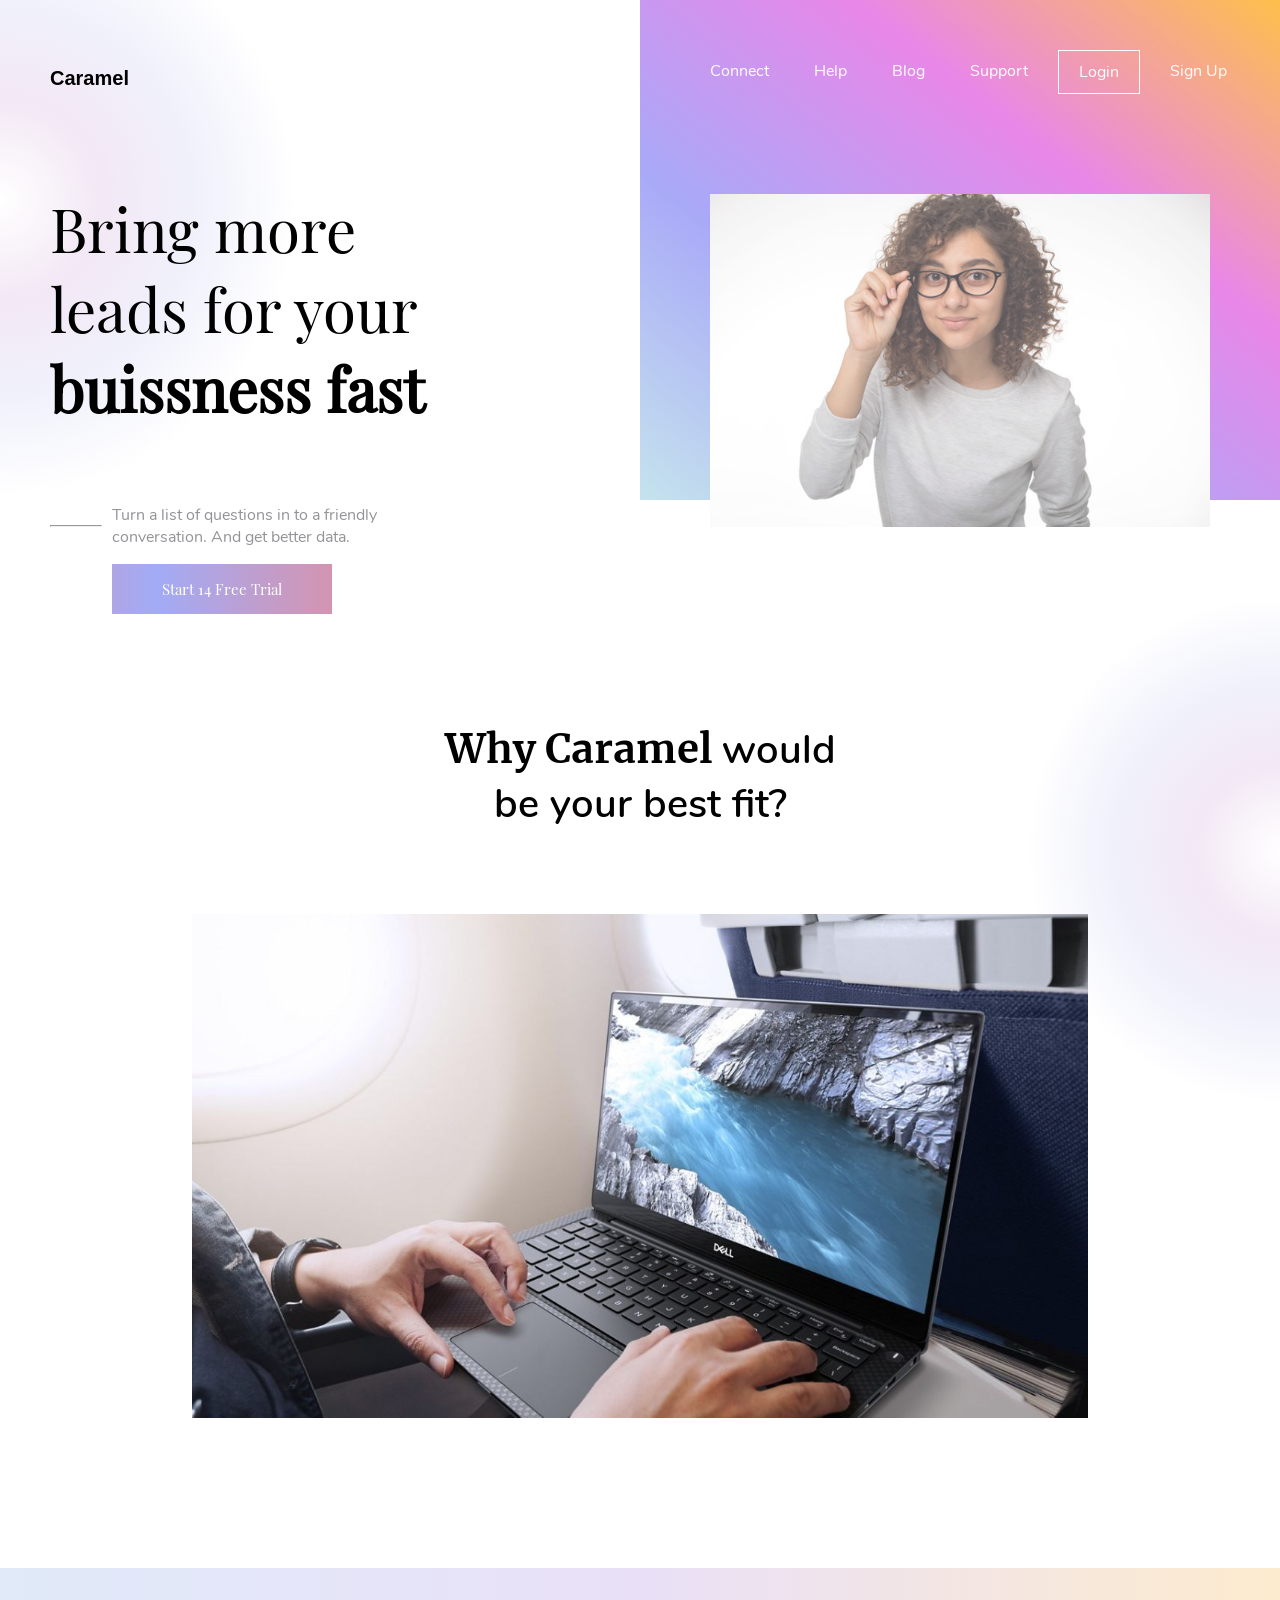
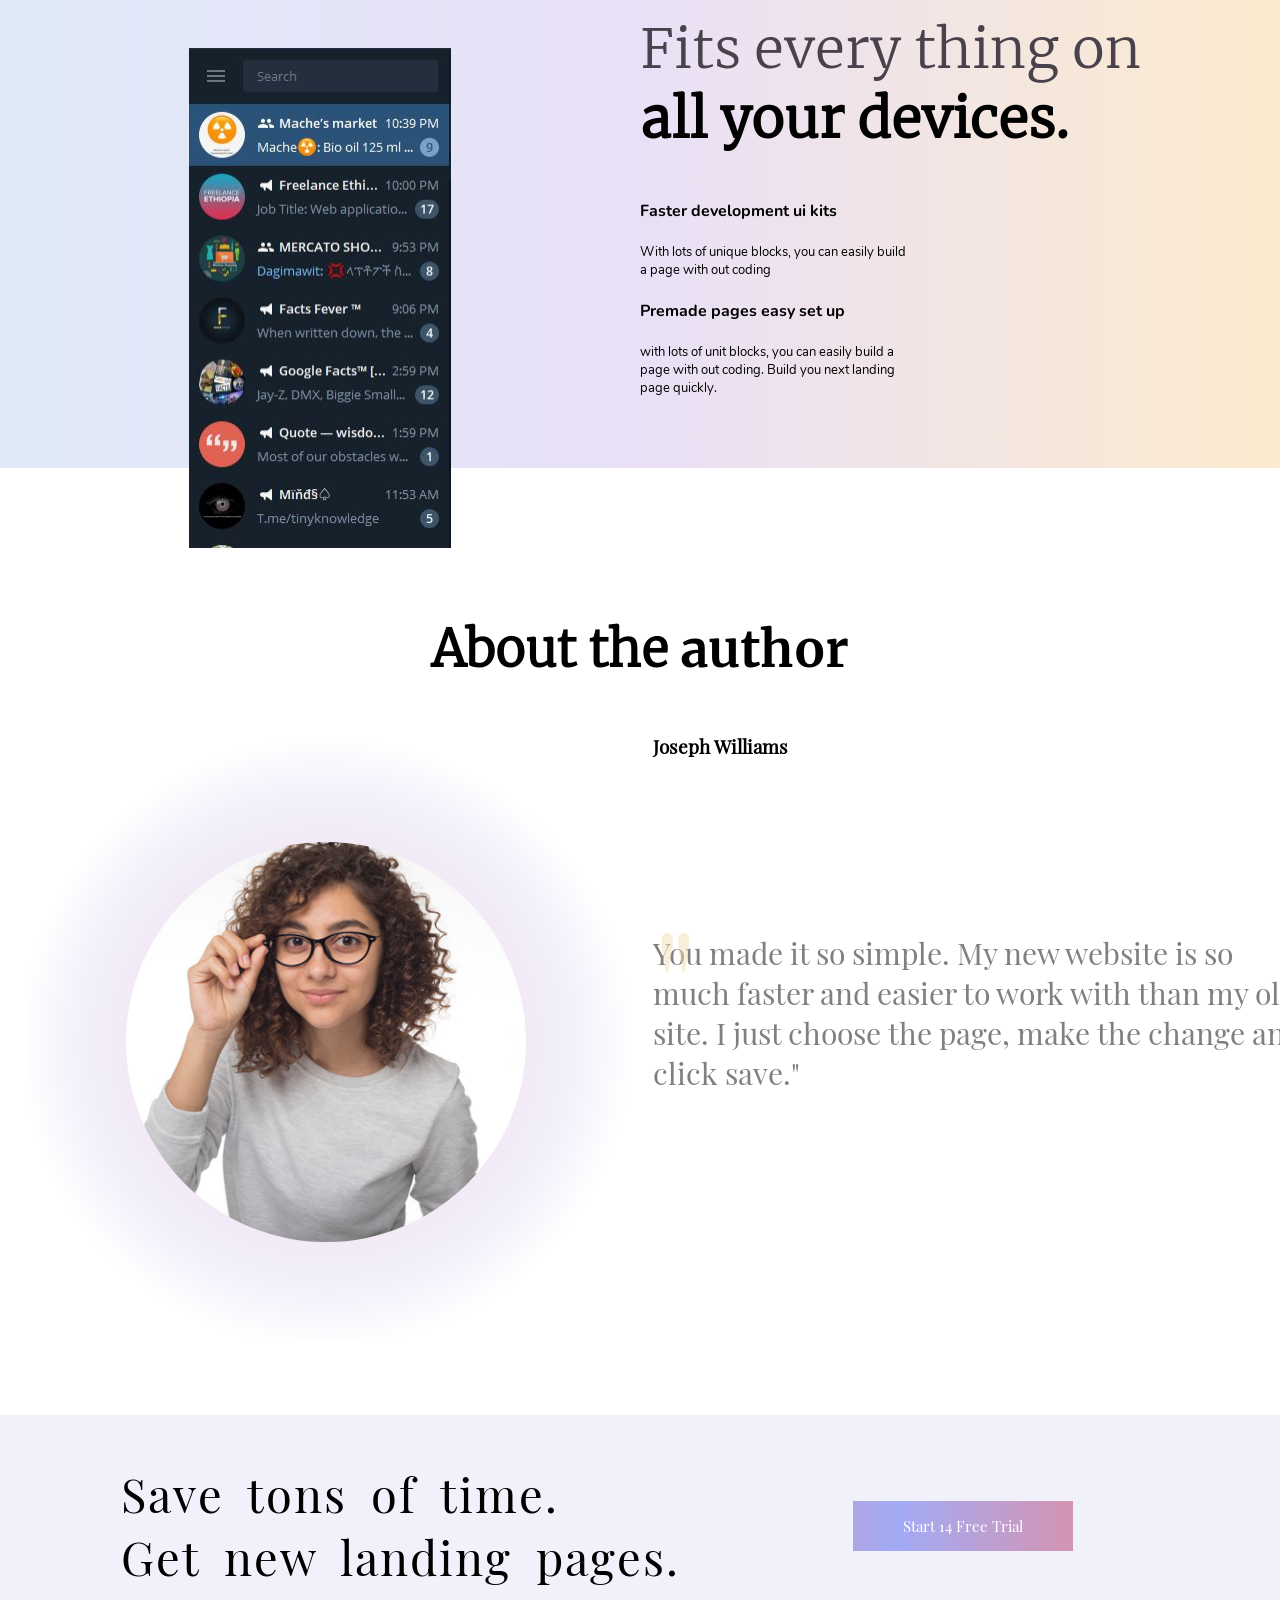
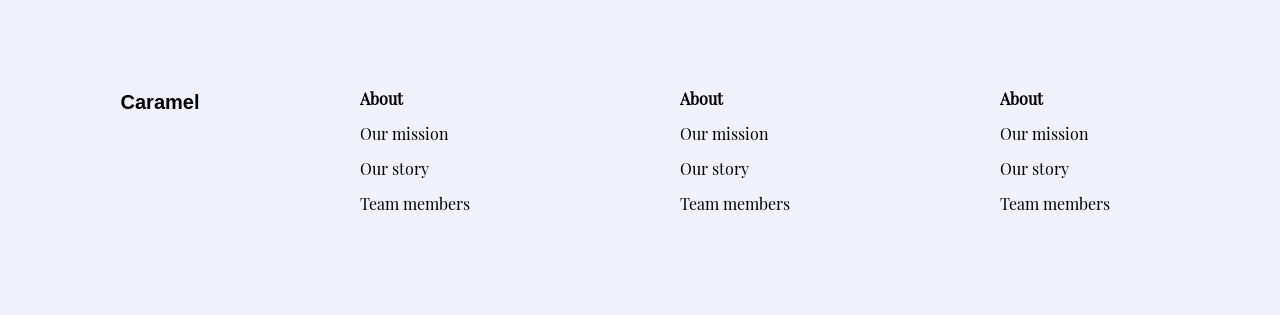
<file: index.html>
<html>
    <head>
        <title>Caramel</title>
        <link rel="stylesheet" type="text/css" href="main.css">
        <link href="https://fonts.googleapis.com/css2?family=Nunito:ital,wght@0,200;0,300;0,400;0,600;0,700,900;1,200&family=Playfair+Display:ital,wght@0,400;0,500;0,600;0,700;0,800;0,900;1,400;1,500&display=swap" rel="stylesheet"> 
        <meta name="viewport" content="width=device-width, initial-scale=1.0">
        </head>
    <body>
        <div class="header">
            <div class="header-letter col-s-1 col-1">
                <div class="radial-background"></div>
                <p class="logo-text">
                    Caramel
                </p>
                <br>
                

                <p style="font-weight: lighter; font-size: 60px; width: 65%;">
                    Bring more
                    leads for your
                    <span style="font-weight: bold;">
                        buissness fast
                    </span>
                        
                </p>
                <div class="container">
                    <div class="moto">
                        <hr />
                        <p>
                            Turn a list of questions in to a friendly 
                            conversation. And get better data.
                        </p>
                        <button class="free-trial-button">start 14 free trial</button>
                    </div>
                </div>
            </div>
            <div class="header-nav-conatiner col-s-6 col-6">
                <ul class="menu">
                    <li class="menu-item">
                        Connect
                    </li>
                    <li class="menu-item">
                        Help
                    </li>
                    <li class="menu-item">
                        Blog
                    </li>
                    <li class="menu-item">
                        Support
                    </li>
                    <li class="fifth-item">
                        Login
                    </li>
                    <li class="sixth-item">
                        Sign Up
                    </li>
                </ul>
            <div class="image-container"> 
                <img src="cutie.jpg" alt="blank" style="width: 500px;height: auto; max-width: 100%;">
            </div>

            </div>
            
            
        </div>
        <div class="letter">
            <h2> 
                <span class="bold">
                Why Caramel
            </span>  
            would be your best fit?
        </h2>
        </div>
        <div class="radial-background-2"></div>
        <div class="laptop-container">
            <div class="laptop">
                <img src="laptop.jpg" alt="blank" />
            </div>
        </div>
        <div class="inbox-container"> 
            <div class="inbox-image">
                <img src="Capture.JPG" alt="blank">
            </div>
            <div class="inbox-text">
                <h2>
                    <span class="phrase-1">Fits every thing on </span> <span class="phrase-2">all your devices.</span> 
                </h2>
                <h4>
                    Faster development ui kits
                </h4>
                <p>
                    With lots of unique blocks, 
                    you can easily build a page with out coding
                </p>
                <h4 >
                    Premade pages easy set up
                </h4>
                <p>
                    with lots of unit blocks, you can easily build a page
                    with out coding. Build you next landing page quickly. 
                </p>
            </div>
        </div>
        <div class="authors-header">
                <h1> 
                About the 
                <span class="bold">
                    author
                </span> 
               </h1>
            </div>
        <div class="authors-container">
            <div class="authors-text">
                <h3>
                    Joseph Williams
                </h3>
                <p class="author-biography">
                    You made it so simple. My new website is 
                    so much faster and easier to work with 
                    than my old site. I just choose the page, 
                    make the change and click save."
                </p>
            </div>
            <div class="radial-background-3">
                <img src="./cutie.jpg" alt="cutie">
            </div>
            

        </div>
        <div class="footer">
            <div class="footer-text">
            <div>
                <p>
                    Save tons of time. <br>
            Get new landing pages. 
                </p>
            </div>
            <div class="free-trail-button-container">
                <button class="free-trial-button " >
                    start 14 free trial
                </button>
            </div>
            </div>
            <div class="footer-lists">
           <div class="logo-text">
               <h4>
              Caramel
               </h4>  
           </div> 
           <div class="table-container">
               <div class="table">
                   <ul class="table-nav-container">
                       <li class="first-item">About</li>
                       <li>Our mission</li>
                       <li>Our story</li>
                       <li>Team members</li>
                   </ul>
                   <ul class="table-nav-container">
                    <li  class="first-item">About</li>
                    <li>Our mission</li>
                    <li>Our story</li>
                    <li>Team members</li>
                </ul>
                <ul class="table-nav-container">
                    <li  class="first-item">About</li>
                    <li>Our mission</li>
                    <li>Our story</li>
                    <li>Team members</li>
                </ul>
               </div>

           </div>
        </div>
            </div>
        
    </body>

</html>
</file>
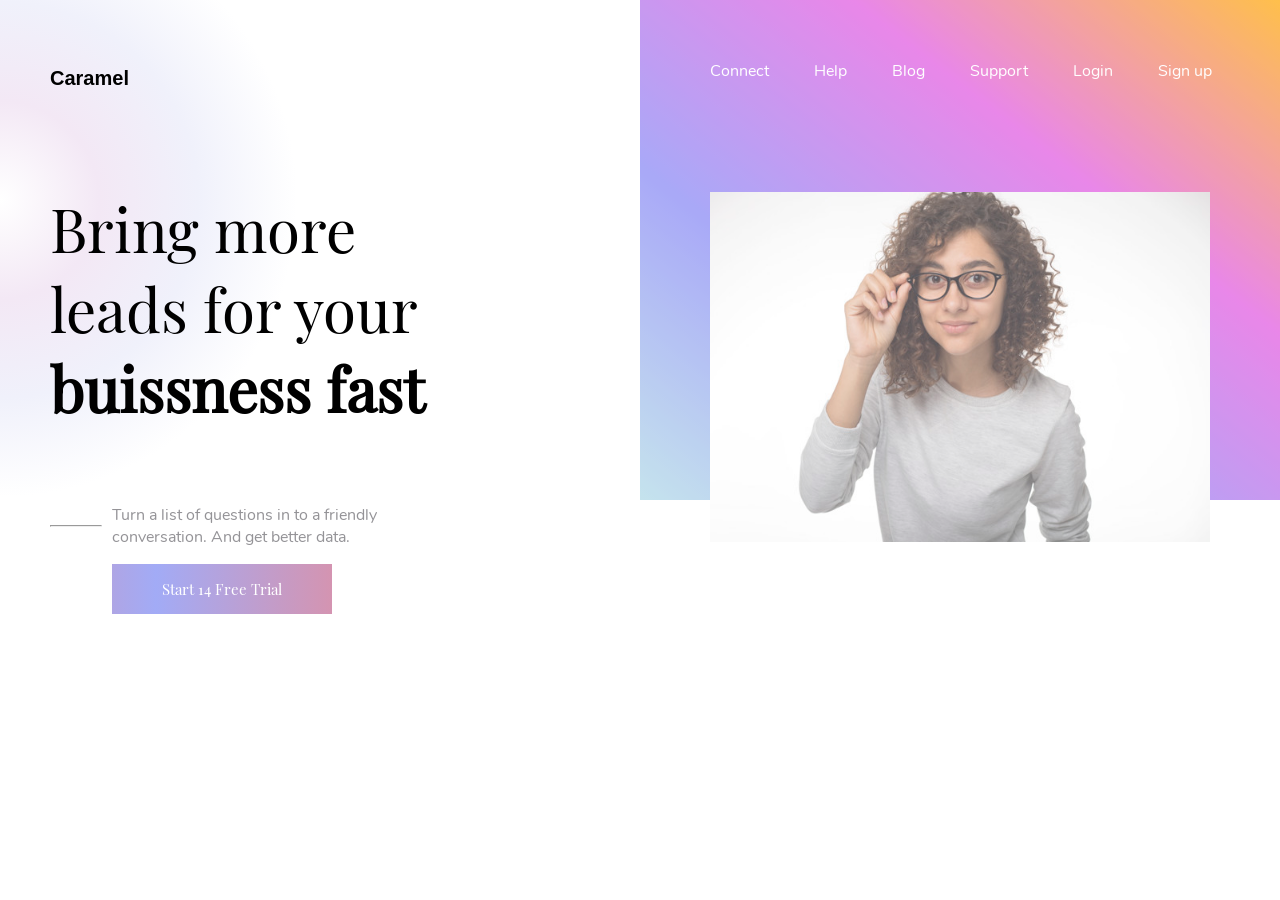
<file: caramel.html>
<html>
    <head>
        <title>Caramel</title>
        <link rel="stylesheet" type="text/css" href="main.css">
        <link href="https://fonts.googleapis.com/css2?family=Nunito:ital,wght@0,200;0,300;0,400;0,600;0,700,900;1,200&family=Playfair+Display:ital,wght@0,400;0,500;0,600;0,700;0,800;0,900;1,400;1,500&display=swap" rel="stylesheet"> 
        </head>
    <body>
        <div class="header">
            <div class="header-letter">
                <div class="radial-background"></div>
                <p class="logo-text">
                    Caramel
                </p>
                <br>
                

                <p style="font-weight: lighter; font-size: 60px; width: 65%;">
                    Bring more
                    leads for your
                    <span style="font-weight: bold;">
                        buissness fast
                    </span>
                        
                </p>
                <div class="container">
                    <div class="moto">
                        <hr />
                        <p>
                            Turn a list of questions in to a friendly 
                            conversation. And get better data.
                        </p>
                        <button class="free-trial-button">start 14 free trial</button>
                    </div>
                </div>
            </div>
            <div class="header-nav-conatiner">
                <ul class="menu">
                    <li class="menu-item">
                        Connect
                    </li>
                    <li class="menu-item">
                        Help
                    </li>
                    <li class="menu-item">
                        Blog
                    </li>
                    <li class="menu-item">
                        Support
                    </li>
                    <li class="menu-item">
                        Login
                    </li>
                    <li class="menu-item">
                        Sign up
                    </li>
                </ul>
            <div class="image-container"> 
                <img src="cutie.jpg" alt="blank" style="width: 500px;height: 350px;">
            </div>

            </div>
        </div>
    </body>

</html>
</file>
<file: main.css>
@font-face {
    font-family: NunitoBlack;
    src: url('fonts/Nunito-Black.ttf');
}

@font-face {
    font-family: NunitoSemiBold;
    src: url('fonts/Nunito-SemiBold.ttf');
}

@font-face {
    font-family: Nunito;
    src: url('fonts/Nunito-Regular.ttf')
}

@font-face {
    font-family: PlayfairBlack;
    src: url('fonts/PlayfairDisplay-Black.ttf');
}

@font-face {
    font-family: Merriweather-light;
    src: url('fonts/Merriweather-Light.ttf');
}
@font-face {
    font-family: Merriweather-bold;
    src: url('fonts/Merriweather-Bold.ttf');
}


@font-face {
    font-family: Playfair;
    src: url('fonts/PlayfairDisplay-Regular.ttf')
}

.header{
    display: grid;
    grid-template-columns: 1fr 1fr;
}
.menu{
    list-style-type: none;
    display: flex;
    justify-content: start;
    margin-top: 50px;
}   
body{
    margin: 0px;
    overflow-x: hidden;
}

 h3, h5, h6, p, a, li {
    font-family: 'Playfair', serif;
}
    
.menu-item{
    margin-left: 15px;
    padding: 10px 15px;
    color: white;
    font-family: 'Nunito', sans-serif;

}
.fifth-item{
    margin-left: 15px;
    padding: 10px 20px;
    color: white;
    font-family: 'Nunito', sans-serif;
    border-style:solid ;
    border-width: 1px;

}
.sixth-item{
    margin-left: 15px;
    padding: 10px 15px;
    color: white;
    font-family: 'Nunito', sans-serif;
    

}
.header-nav-conatiner{
    background-color:violet;
    background-image: linear-gradient(to bottom left,orange,rgb(224, 85, 224),rgb(133, 133, 245),lightblue);
    height: 500px;
    opacity: 0.7;
}
.header-letter{
    margin-top: 47px;
    margin-left: 50px;
}
.bring{
    font-size: 50px;
}
.image-container{
    object-fit: contain;
    display: flex;
    justify-content: center;
    margin-top: 100px;
}

.radial-background {
    background-image: radial-gradient(white, #f3e8f5, #f0f1fb, white, white, white);
    position: absolute;
    top: -150px;
    left: -350px;
    height: 700px;
    width: 700px;
    z-index: -2;
}

.logo-text {
    font-family: 'NunitoBold', sans-serif;
    font-weight: 900; 
    font-size: 20px;
    cursor: pointer;
    width: max-content;
}

.moto { 
    display: grid;
    grid-template-columns: max-content max-content;
    grid-template-rows: 1fr 1fr;
}
.moto hr{
    height: 0px;
    width: 50px;
    align-self: center;
    margin-right: 10px;
}

.moto p {
    color: #949397;
    width: 60%;
    font-family: 'Nunito', sans-serif;
}

.free-trial-button{
    background-image: linear-gradient(to right, #d494b1 20%, #a2abf6,#d494b1);
    background-size: 200% 100%;
    background-position: right bottom;
    transition: all .5s ease-out;
    width: 220px;
    height: 50px;
    font-size: 15px;
    cursor: pointer;
    font-family: Playfair;
    text-transform: capitalize;
    border: none;
    color: white;
    grid-column: 2/3;
}

.free-trial-button:hover {
    background-position: left bottom;
}

.container {
    display: grid;
    grid-template-rows: max-content max-content;
}
.radial-background-2 {
    background-image: radial-gradient(white, #f3e8f5, #f0f1fb, white, white, white);
    position: absolute;
    float: right;
    top: 550px;
    right: -301px;
    height: 600px;
    width: 600px;
    z-index: -2;
}

.laptop-container {
    width: 100%;
    display: grid;
    margin-top: 50px;
}

.laptop {
    width: 70%;
    align-self: center;
    justify-self: center;
}

.laptop img{
    object-fit: cover;
    width: 100%;

}
.letter{
    display: flex;
    justify-content: center;
    text-align: center;
    margin-top: 50px;
 
}
.letter h2{
    width: 400px;
    font-family: NunitoSemiBold;
    font-size: 40px ;
    font-weight: lighter;
}
.bold{
    font-family: Merriweather-bold;
    font-weight: 600;
}
.inbox-container{
    display: grid;
    grid-template-columns: 1fr 1fr;
    margin: 150px 0px;
    background-image: linear-gradient(to right ,#e0eaf9,#e9e0f7,#fdebce);
    height: 500px;
}
.inbox-image{
    display: flex;
    justify-content: center;
    margin-top: 80px;
    height: 500px;

}
.inbox-text{
    width: 270px;
    font-family: Nunito;
}
.inbox-text p{
    font-size: 13px;
    font-family: Nunito;
}
.inbox-text h2{
    font-size: 55px;
    font-family: Merriweather-light;
    font-weight: lighter;
    width: 540px;
    line-height: 70px;
}
.phrase-1{
    color:#49414c ;

}
.phrase-2{
    font-weight: bold;
}
.authors-header{
    text-align: center;
    font-family: Merriweather-light ;
    font-size: 25px;
    font-weight: 100;
}
.authors-container{
    display: grid;
    grid-template-columns: 51% 49%;
    grid-template-rows: max-content;
    height: 700px;

}
.authors-text{
    display: grid;
    
    grid-row: 1/2;
}
.authors-text p::before{
    content: " \" ";
    position: relative;
    color: wheat ;
    display: block;
    font-size: 150px;
    top: 145px;
    opacity: 0.5;
    
    
}
.author-biography{
    position: relative;
    top: -161px;
    font-size:30px ;
    color: gray;
    width: 650px;
    grid-column: 1/3;
}
.radial-background-3 {
    background-image: radial-gradient(#f3e8f5 45%, #f0f1fb 58%, white 72%);
    background-size: 600px 600px;
    background-repeat: no-repeat;
    background-position: center center;
    grid-column: 1/2;
    z-index: -2;
    display: grid;
    align-content: center;
    justify-content: center;
    grid-row: 1/2;
    height: 655px;
}

.radial-background-3 img {
    width: 400px;
    height: 400px;
    object-fit: cover;
    border-radius: 100%;
}
.footer{
    height: 500px;
    bottom: 0px;
    display: grid;
    
    grid-template-rows: 1fr 1fr;
    background-color:#f0f1fb;

}
.footer p{
    font-size: 47px;
    width: 800px;
    display: flex;
    justify-content: center;
    word-spacing: 10px;
    letter-spacing: 2px;
    
}
.free-trail-button-container{
    margin-top: 86px;
}
.footer .logo-text{
    display: flex;
    align-self: flex-start;
    justify-self: center;
}
.table{
    display: grid;
    grid-template-columns: 1fr 1fr 1fr;
}
.footer-text{
    display: grid;
    grid-template-columns: 2fr 1fr;
}
.footer-lists{
    display: grid;
    grid-template-columns: 1fr 3fr;
}
.table-nav-container{
    list-style-type: none;
    line-height: 35px;
}
.first-item{
    font-weight: 700;
}
</file>
